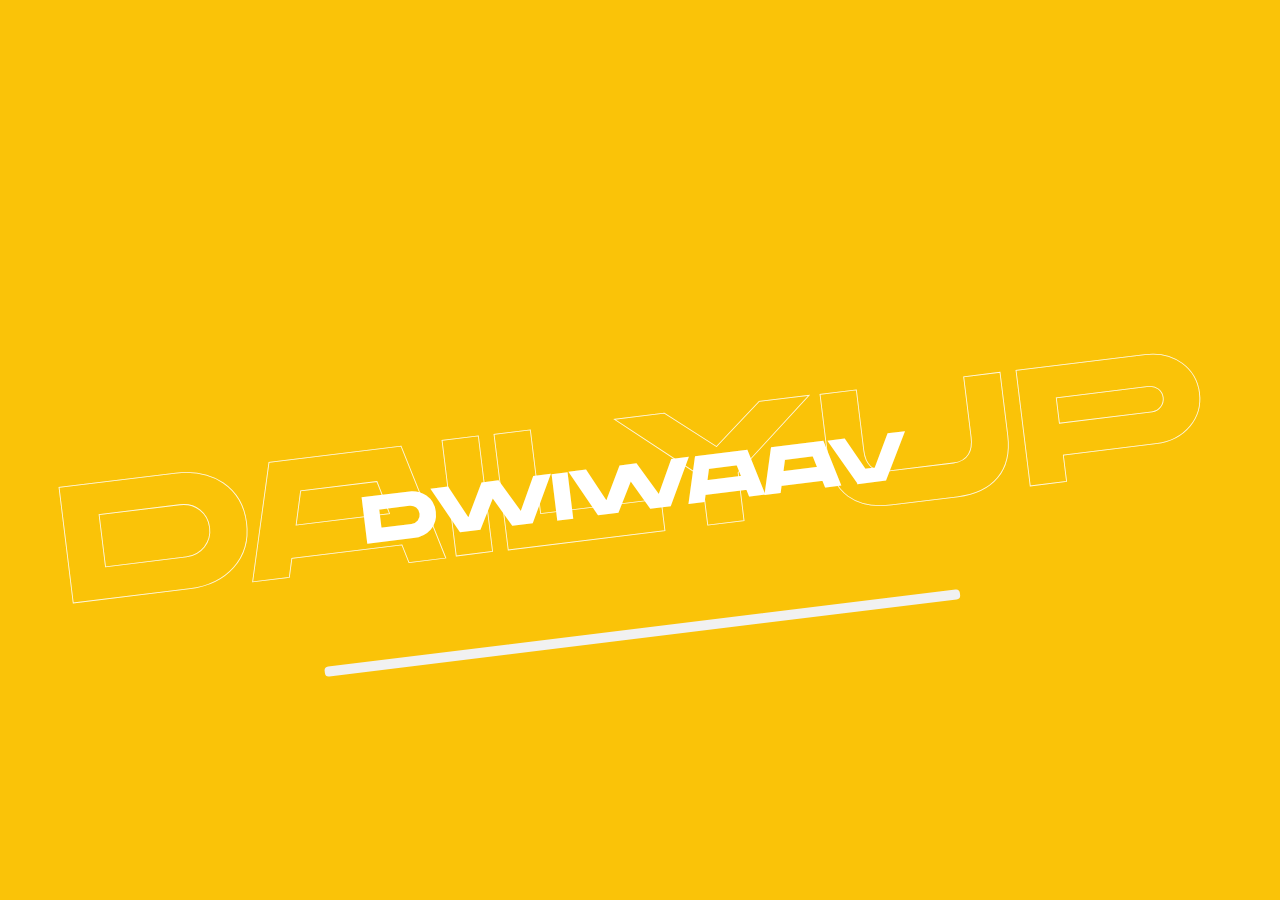
<file: index.html>
<!DOCTYPE html>
<html lang="en">
  <head>
    <meta charset="UTF-8" />
    <meta http-equiv="X-UA-Compatible" content="IE=edge" />
    <meta name="viewport" content="width=device-width, initial-scale=1.0" />
    <title>Plan.ly</title>
    <link rel="stylesheet" href="style.css" />
  </head>
  <body>
    <div id="main">
      <div class="loader">
        <h2 class="zoom">DailyUp</h2>
        <h1 class="scramble">DailyUp</h1>
        <div class="Loading"></div>
      </div>
    </div>
    <script src="https://cdnjs.cloudflare.com/ajax/libs/jquery/3.6.0/jquery.js"></script>
    <script src="https://cdnjs.cloudflare.com/ajax/libs/gsap/3.11.4/gsap.min.js" integrity="sha512-f8mwTB+Bs8a5c46DEm7HQLcJuHMBaH/UFlcgyetMqqkvTcYg4g5VXsYR71b3qC82lZytjNYvBj2pf0VekA9/FQ==" crossorigin="anonymous" referrerpolicy="no-referrer"></script>
    <script src="descrambler.js"></script>
    <script src="script.js"></script>
  </body>
</html>
</file>
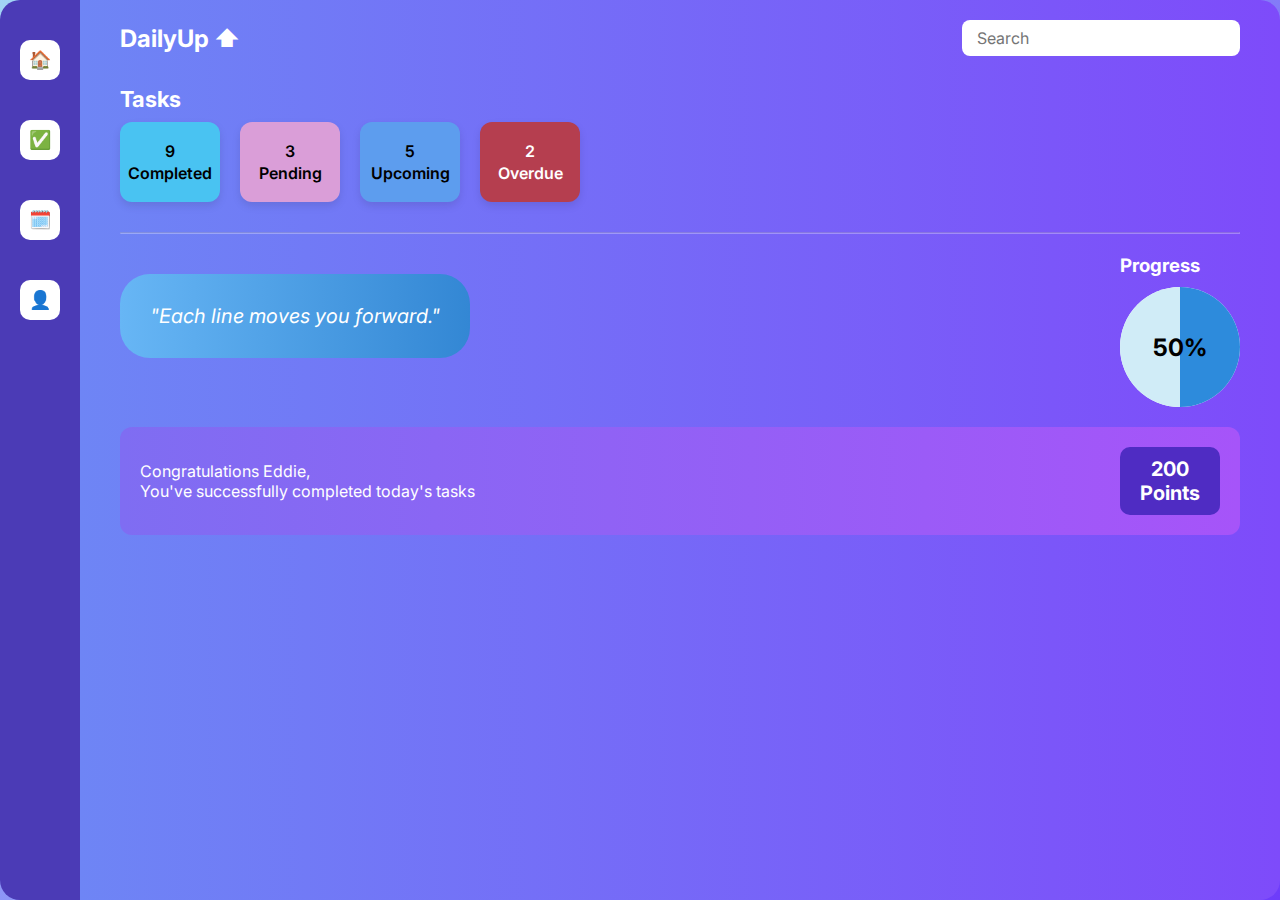
<file: dashboard.html>
<!DOCTYPE html>
<html lang="en">

<head>
  <meta charset="UTF-8" />
  <meta name="viewport" content="width=device-width, initial-scale=1.0" />
  <title>DailyUp Dashboard</title>
  <link href="https://fonts.googleapis.com/css2?family=Inter:wght@400;600;700&display=swap" rel="stylesheet" />
  <style>
    * {
      margin: 0;
      padding: 0;
      box-sizing: border-box;
      font-family: 'Inter', sans-serif;
    }

    body {
      background: linear-gradient(135deg, #a2d4f5, #6e3cfa);
      color: white;
    }

    .container {
      display: flex;
      height: 100vh;
    }

    .sidebar {
      width: 80px;
      background: #4b3bb6;
      padding: 20px 10px;
      display: flex;
      flex-direction: column;
      align-items: center;
      border-top-left-radius: 20px;
      border-bottom-left-radius: 20px;
    }

    .sidebar a {
      margin: 20px 0;
      background: white;
      border-radius: 10px;
      padding: 10px;
      width: 40px;
      height: 40px;
      border: none;
      font-size: 18px;
      text-align: center;
      line-height: 20px;
      text-decoration: none;
      color: black;
      display: flex;
      justify-content: center;
      align-items: center;
    }

    .main {
      flex: 1;
      background: linear-gradient(to right, #6e85f5, #7e4bfa);
      border-top-right-radius: 20px;
      border-bottom-right-radius: 20px;
      padding: 20px 40px;
      display: flex;
      flex-direction: column;
    }

    .header {
      display: flex;
      justify-content: space-between;
      align-items: center;
    }

    .header h1 {
      font-size: 24px;
      font-weight: 700;
    }

    .search {
      padding: 8px 15px;
      border-radius: 8px;
      border: none;
      font-size: 16px;
    }

    .tasks {
      margin-top: 30px;
    }

    .tasks h2 {
      font-size: 22px;
      margin-bottom: 10px;
    }

    .task-boxes {
      display: flex;
      gap: 20px;
      margin-bottom: 30px;
    }

    .task-box {
      background: white;
      color: black;
      padding: 20px;
      border-radius: 12px;
      width: 100px;
      height: 80px;
      text-align: center;
      font-weight: 600;
      box-shadow: 0 4px 8px rgba(0, 0, 0, 0.1);
      display: flex;
      flex-direction: column;
      justify-content: center;
      align-items: center;
      line-height: 1.4;
    }

    .completed {
      background-color: #49c3f2;
    }

    .pending {
      background-color: #da9ed8;
    }

    .upcoming {
      background-color: #5d9dee;
    }

    .overdue {
      background-color: #b53e4f;
      color: white;
    }

    .quote {
      background: linear-gradient(to right, #67b6f5, #3387d4);
      padding: 30px;
      border-radius: 30px;
      font-style: italic;
      font-size: 20px;
      text-align: center;
      margin-bottom: 30px;
    }

    .progress-section {
      display: flex;
      justify-content: space-between;
      align-items: center;
    }

    .progress-circle {
      background: white;
      border-radius: 50%;
      width: 120px;
      height: 120px;
      display: flex;
      justify-content: center;
      align-items: center;
      position: relative;
    }

    .progress-circle::before {
      content: '';
      position: absolute;
      width: 100%;
      height: 100%;
      border-radius: 50%;
      background: conic-gradient(#2d8bdc 0% 50%, #d0ecf7 50% 100%);
    }

    .progress-circle span {
      position: relative;
      font-size: 24px;
      font-weight: 700;
      color: black;
    }

    .reward {
      background: linear-gradient(to right, #7f6df2, #a654f9);
      padding: 20px;
      border-radius: 12px;
      display: flex;
      justify-content: space-between;
      align-items: center;
      color: white;
      margin-top: 20px;
    }

    .reward .points {
      background: #4f2cc3;
      padding: 10px 20px;
      border-radius: 10px;
      font-weight: 700;
      font-size: 20px;
      text-align: center;
    }
  </style>
</head>

<body>
  <div class="container">
    <div class="sidebar">
      <a href="dashboard.html">🏠</a>
      <a href="to-do.html">✅</a>
      <a href="dates.html">🗓️</a>
      <a href="profile.html">👤</a>
    </div>
    <div class="main">
      <div class="header">
        <h1>DailyUp ⬆</h1>
        <input class="search" type="text" placeholder="Search" />
      </div>
      <div class="tasks">
        <h2>Tasks</h2>
        <div class="task-boxes">
          <div class="task-box completed"><div>9</div><div>Completed</div></div>
          <div class="task-box pending"><div>3</div><div>Pending</div></div>
          <div class="task-box upcoming"><div>5</div><div>Upcoming</div></div>
          <div class="task-box overdue"><div>2</div><div>Overdue</div></div>
        </div>
        <hr style="border-color: rgba(255,255,255,0.3); margin-bottom: 20px;" />
        <div class="progress-section">
          <div class="quote">"Each line moves you forward."</div>
          <div>
            <h3 style="margin-bottom: 10px;">Progress</h3>
            <div class="progress-circle">
              <span>50%</span>
            </div>
          </div>
        </div>
        <div class="reward">
          <div>
            <p>Congratulations Eddie,<br />You've successfully completed today's tasks</p>
          </div>
          <div class="points">200<br />Points</div>
        </div>
      </div>
    </div>
  </div>
</body>

</html>
</file>
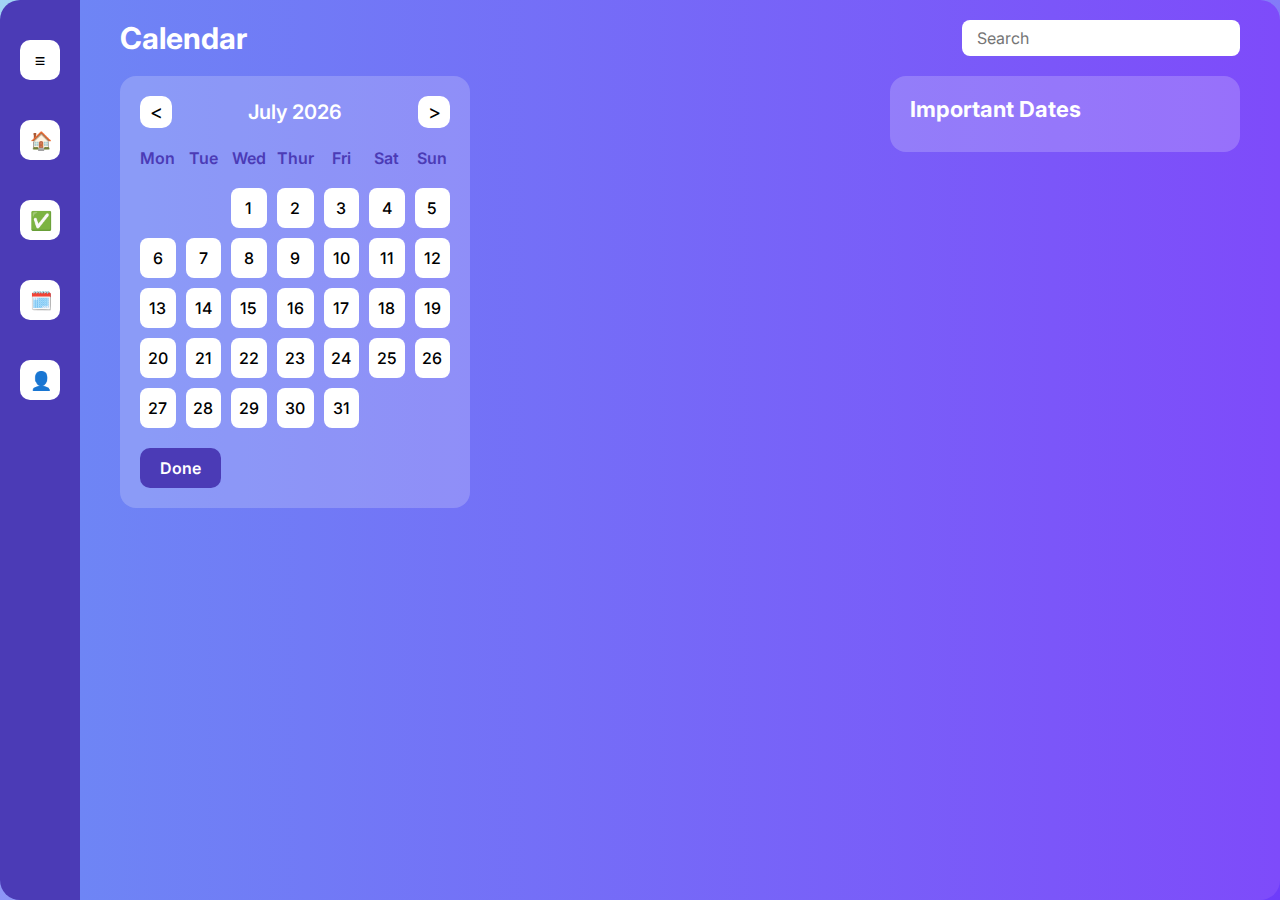
<file: dates.html>
<!DOCTYPE html>
<html lang="en">

<head>
  <meta charset="UTF-8">
  <meta name="viewport" content="width=device-width, initial-scale=1.0">
  <title>DailyUp Calendar</title>
  <link href="https://fonts.googleapis.com/css2?family=Inter:wght@400;600;700&display=swap" rel="stylesheet">
  <style>
    * {
      margin: 0;
      padding: 0;
      box-sizing: border-box;
      font-family: 'Inter', sans-serif;
    }

    body {
      background: linear-gradient(135deg, #a2d4f5, #6e3cfa);
      color: white;
    }

    .container {
      display: flex;
      height: 100vh;
    }

    .sidebar {
      width: 80px;
      background: #4b3bb6;
      padding: 20px 10px;
      display: flex;
      flex-direction: column;
      align-items: center;
      border-top-left-radius: 20px;
      border-bottom-left-radius: 20px;
    }

    .sidebar button {
      margin: 20px 0;
      background: white;
      border-radius: 10px;
      padding: 10px;
      width: 40px;
      height: 40px;
      border: none;
      font-size: 18px;
      cursor: pointer;
    }

    .main {
      flex: 1;
      background: linear-gradient(to right, #6e85f5, #7e4bfa);
      border-top-right-radius: 20px;
      border-bottom-right-radius: 20px;
      padding: 20px 40px;
    }

    .header {
      display: flex;
      justify-content: space-between;
      align-items: center;
      margin-bottom: 20px;
    }

    .header h1 {
      font-size: 30px;
      font-weight: 700;
    }

    .search {
      padding: 8px 15px;
      border-radius: 8px;
      border: none;
      font-size: 16px;
    }

    .calendar-section {
      display: flex;
      justify-content: space-between;
      align-items: flex-start;
      gap: 40px;
    }

    .calendar-box, .dates-box {
      background: rgba(255, 255, 255, 0.2);
      border-radius: 16px;
      padding: 20px;
      width: 350px;
      color: white;
    }

    .calendar-box h2, .dates-box h2 {
      font-size: 22px;
      margin-bottom: 10px;
    }

    .calendar-header {
      display: flex;
      justify-content: space-between;
      align-items: center;
      font-size: 20px;
      font-weight: 600;
      margin-bottom: 10px;
    }

    .calendar-header button {
      background: white;
      border: none;
      border-radius: 10px;
      width: 32px;
      height: 32px;
      font-size: 20px;
      color: black;
      cursor: pointer;
    }

    .calendar-grid {
      display: grid;
      grid-template-columns: repeat(7, 1fr);
      gap: 10px;
      text-align: center;
      margin-top: 10px;
      color: black;
    }

    .calendar-grid div {
      padding: 10px 0;
    }

    .calendar-grid .day {
      color: #4b3bb6;
      font-weight: 600;
    }

    .calendar-grid .date {
      background: white;
      border-radius: 8px;
      color: black;
      font-weight: 500;
      cursor: pointer;
      transition: background 0.3s ease;
    }

    .calendar-grid .date:hover,
    .calendar-grid .date.hovered {
      background: rgba(128, 0, 255, 0.3);
    }

    .calendar-grid .date.selected {
      border: 2px solid #4b3bb6;
      background: #e5edff;
    }

    .done-button {
      margin-top: 20px;
      background: #4b3bb6;
      color: white;
      border: none;
      padding: 10px 20px;
      font-size: 16px;
      font-weight: 600;
      border-radius: 10px;
      cursor: pointer;
    }

    .important-dates-list {
      margin-top: 10px;
      font-size: 16px;
      color: white;
    }
  </style>
</head>

<body>
  <div class="container">
    <div class="sidebar">
      <button id="menu-btn">≡</button>
      <button id="home-btn">🏠</button>
      <button id="todos-btn">✅</button>
      <button id="calendar-btn">🗓️</button>
      <button id="profile-btn">👤</button>
    </div>
    <div class="main">
      <div class="header">
        <h1>Calendar</h1>
        <input class="search" type="text" placeholder="Search">
      </div>
      <div class="calendar-section">
        <div class="calendar-box">
          <div class="calendar-header">
            <button id="prevMonthBtn">&lt;</button>
            <span id="monthYearDisplay"></span>
            <button id="nextMonthBtn">&gt;</button>
          </div>
          <div class="calendar-grid" id="calendarDays">
            <!-- Days and dates will be generated here -->
          </div>
          <button class="done-button">Done</button>
        </div>
        <div class="dates-box">
          <h2>Important Dates</h2>
          <div class="important-dates-list" id="importantDates"></div>
        </div>
      </div>
    </div>
  </div>

  <script>
    const calendarDays = document.getElementById('calendarDays');
    const monthYearDisplay = document.getElementById('monthYearDisplay');
    const importantDatesList = document.getElementById('importantDates');
    const selectedDates = new Set();

    let currentDate = new Date();

    const renderCalendar = () => {
      const year = currentDate.getFullYear();
      const month = currentDate.getMonth();

      const monthNames = ["January", "February", "March", "April", "May", "June", "July", "August", "September", "October", "November", "December"];
      monthYearDisplay.textContent = `${monthNames[month]} ${year}`;

      const firstDay = new Date(year, month, 1);
      const lastDate = new Date(year, month + 1, 0).getDate();
      const startDay = (firstDay.getDay() + 6) % 7; // Adjust so Monday is first

      calendarDays.innerHTML = '';
      const days = ["Mon", "Tue", "Wed", "Thur", "Fri", "Sat", "Sun"];
      days.forEach(day => {
        const div = document.createElement('div');
        div.classList.add('day');
        div.textContent = day;
        calendarDays.appendChild(div);
      });

      for (let i = 0; i < startDay; i++) {
        const empty = document.createElement('div');
        calendarDays.appendChild(empty);
      }

      for (let i = 1; i <= lastDate; i++) {
        const dateDiv = document.createElement('div');
        dateDiv.classList.add('date');
        dateDiv.textContent = i;

        const fullDate = `${monthNames[month]} ${year} - ${i}`;

        if (selectedDates.has(fullDate)) {
          dateDiv.classList.add('selected');
        }

        dateDiv.addEventListener('mouseenter', () => {
          dateDiv.classList.add('hovered');
        });
        dateDiv.addEventListener('mouseleave', () => {
          dateDiv.classList.remove('hovered');
        });
        dateDiv.addEventListener('click', () => {
          if (selectedDates.has(fullDate)) {
            selectedDates.delete(fullDate);
            dateDiv.classList.remove('selected');
            [...importantDatesList.children].forEach(child => {
              if (child.textContent === fullDate) child.remove();
            });
          } else {
            selectedDates.add(fullDate);
            dateDiv.classList.add('selected');
            const entry = document.createElement('div');
            entry.textContent = fullDate;
            importantDatesList.appendChild(entry);
          }
        });

        calendarDays.appendChild(dateDiv);
      }
    }

    document.getElementById('prevMonthBtn').addEventListener('click', () => {
      currentDate.setMonth(currentDate.getMonth() - 1);
      renderCalendar();
    });

    document.getElementById('nextMonthBtn').addEventListener('click', () => {
      currentDate.setMonth(currentDate.getMonth() + 1);
      renderCalendar();
    });

    renderCalendar();
  </script>
</body>

</html>
</file>
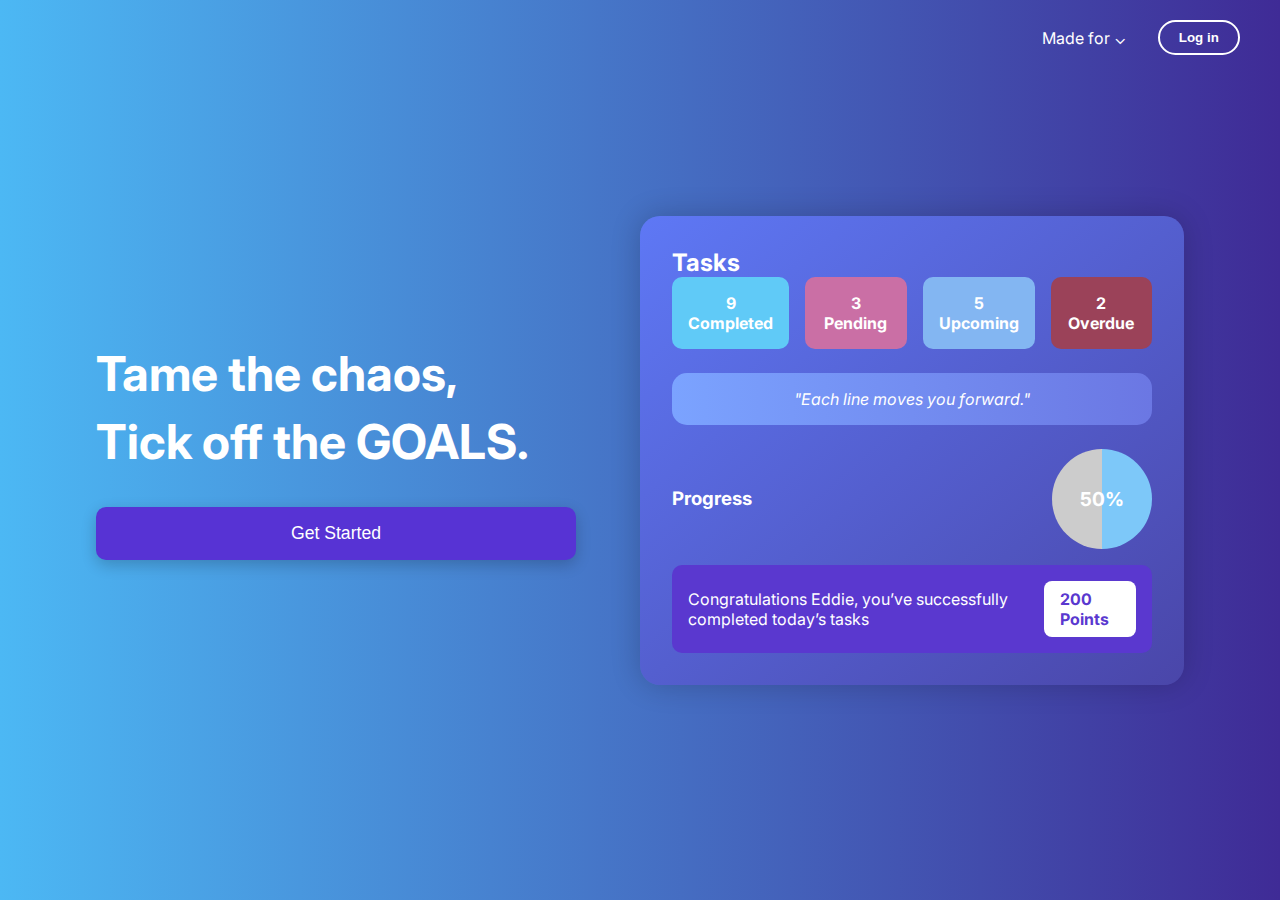
<file: homepage.html>
<!DOCTYPE html>
<html lang="en">

<head>
  <meta charset="UTF-8">
  <meta name="viewport" content="width=device-width, initial-scale=1.0">
  <title>DailyUp</title>
  <link href="https://fonts.googleapis.com/css2?family=Inter:wght@400;700&display=swap" rel="stylesheet">
  <style>
    * {
      box-sizing: border-box;
      margin: 0;
      padding: 0;
    }

    body {
      font-family: 'Inter', sans-serif;
      background: linear-gradient(90deg, #4CB8F4 0%, #3F2B96 100%);
      color: white;
      min-height: 100vh;
      display: flex;
      align-items: center;
      justify-content: center;
    }

    .container {
      width: 90%;
      max-width: 1200px;
      display: flex;
      gap: 4rem;
      padding: 2rem;
    }

    .left {
      flex: 1;
      display: flex;
      flex-direction: column;
      justify-content: center;
    }

    .left h1 {
      font-size: 3rem;
      line-height: 1.4;
      margin-bottom: 2rem;
    }

    .left button {
      padding: 1rem 2rem;
      font-size: 1.1rem;
      background: #5733d4;
      border: none;
      color: white;
      border-radius: 10px;
      box-shadow: 0 5px 15px rgba(0, 0, 0, 0.2);
      cursor: pointer;
      transition: background 0.3s;
    }

    .left button:hover {
      background: #3d23a4;
    }

    .right {
      flex: 1;
      background: linear-gradient(to bottom right, #5e78f5, #4a46a9);
      padding: 2rem;
      border-radius: 20px;
      box-shadow: 0 0 30px rgba(0, 0, 0, 0.2);
    }

    .tasks {
      display: flex;
      gap: 1rem;
      margin-bottom: 1.5rem;
    }

    .task-box {
      flex: 1;
      padding: 1rem;
      border-radius: 10px;
      text-align: center;
      font-weight: bold;
    }

    .completed { background-color: #60caf7; }
    .pending { background-color: #ca6fa5; }
    .upcoming { background-color: #83b6f2; }
    .overdue { background-color: #9b4259; }

    .quote {
      background: linear-gradient(to right, #7ba3ff, #6b77e3);
      padding: 1rem;
      border-radius: 15px;
      text-align: center;
      font-style: italic;
      margin-bottom: 1.5rem;
    }

    .progress-section {
      display: flex;
      align-items: center;
      justify-content: space-between;
    }

    .progress-circle {
      width: 100px;
      height: 100px;
      background: conic-gradient(#7dc8f9 0% 50%, #ccc 50% 100%);
      border-radius: 50%;
      display: flex;
      align-items: center;
      justify-content: center;
      font-size: 1.2rem;
      font-weight: bold;
    }

    .reward {
      background: #5a38cf;
      padding: 1rem;
      border-radius: 10px;
      margin-top: 1rem;
      display: flex;
      justify-content: space-between;
      align-items: center;
    }

    .reward span:last-child {
      background: white;
      color: #5a38cf;
      font-weight: bold;
      padding: 0.5rem 1rem;
      border-radius: 8px;
    }

    .topbar {
      position: absolute;
      top: 20px;
      right: 40px;
      display: flex;
      align-items: center;
      gap: 2rem;
    }

    .topbar button {
      background: transparent;
      border: 2px solid white;
      padding: 0.5rem 1.2rem;
      border-radius: 999px;
      color: white;
      font-weight: bold;
      cursor: pointer;
    }
  </style>
</head>

<body>
  <div class="topbar">
    <span>Made for ⌄</span>
    <button id="loginBtn">Log in</button>
  </div>
  <div class="container">
    <div class="left">
      <h1>Tame the chaos,<br>Tick off the GOALS.</h1>
      <button id="getStartedBtn">Get Started</button>
    </div>
    <div class="right">
      <h2>Tasks</h2>
      <div class="tasks">
        <div class="task-box completed">9<br>Completed</div>
        <div class="task-box pending">3<br>Pending</div>
        <div class="task-box upcoming">5<br>Upcoming</div>
        <div class="task-box overdue">2<br>Overdue</div>
      </div>
      <div class="quote">"Each line moves you forward."</div>
      <div class="progress-section">
        <div><h3>Progress</h3></div>
        <div class="progress-circle">50%</div>
      </div>
      <div class="reward">
        <span>Congratulations Eddie, you’ve successfully completed today’s tasks</span>
        <span>200 Points</span>
      </div>
    </div>
  </div>

  <!-- Redirect Script -->
  <script>
    document.addEventListener("DOMContentLoaded", () => {
      const loginBtn = document.getElementById("loginBtn");
      const getStartedBtn = document.getElementById("getStartedBtn");

      if (loginBtn) {
        loginBtn.addEventListener("click", () => {
          window.location.href = "login.html";
        });
      }

      if (getStartedBtn) {
        getStartedBtn.addEventListener("click", () => {
          window.location.href = "login.html";
        });
      }
    });
  </script>
</body>

</html>
</file>
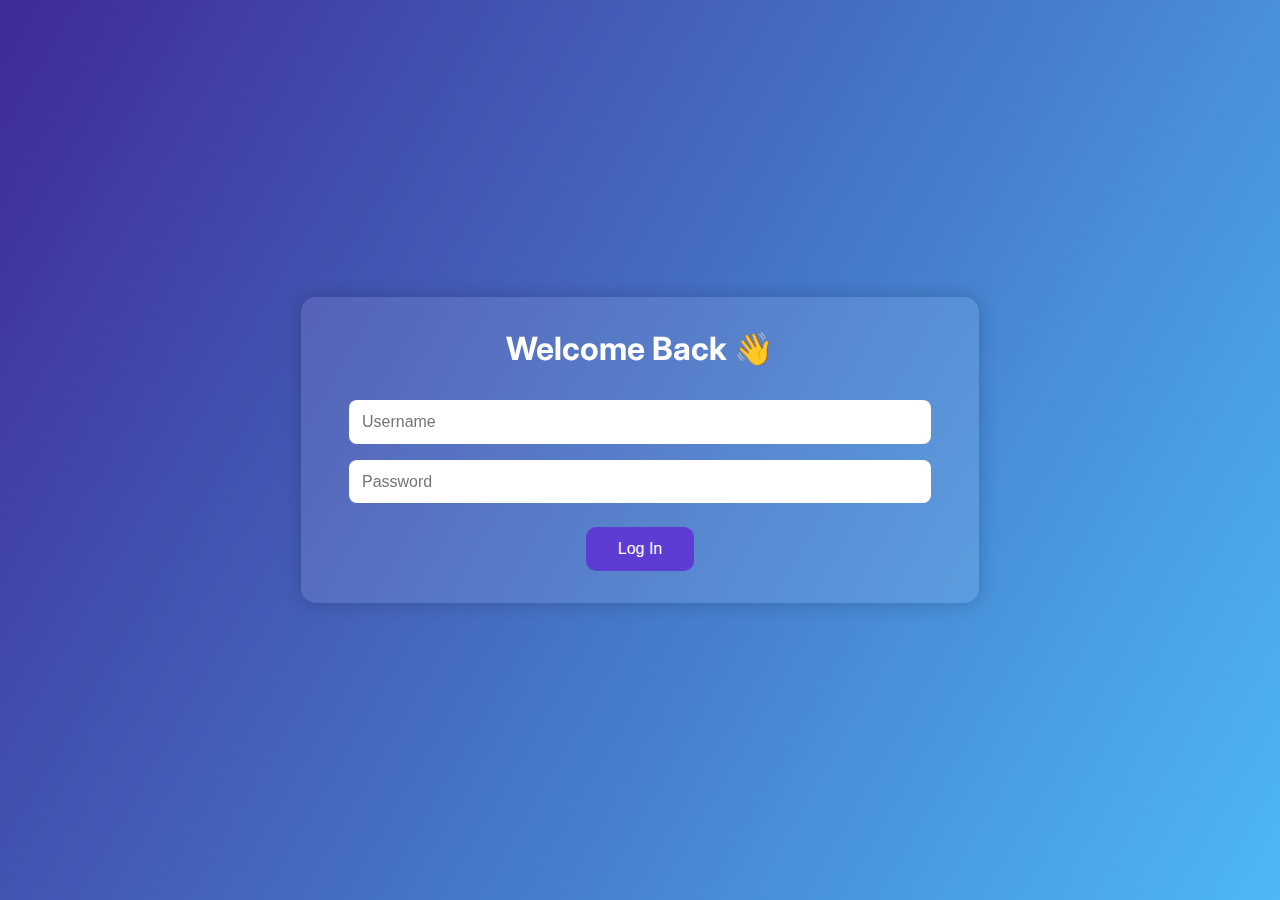
<file: login.html>
<!DOCTYPE html>
<html lang="en">

<head>
  <meta charset="UTF-8" />
  <meta name="viewport" content="width=device-width, initial-scale=1.0"/>
  <title>Login | DailyUp</title>
  <link href="https://fonts.googleapis.com/css2?family=Inter:wght@400;700&display=swap" rel="stylesheet" />
  <style>
    * {
      box-sizing: border-box;
      margin: 0;
      padding: 0;
    }

    body {
      font-family: 'Inter', sans-serif;
      background: linear-gradient(120deg, #3f2b96, #4cb8f4);
      display: flex;
      justify-content: center;
      align-items: center;
      height: 100vh;
      color: white;
    }

    .login-box {
      background: rgba(255, 255, 255, 0.1);
      padding: 2rem 3rem;
      border-radius: 15px;
      box-shadow: 0 0 20px rgba(0, 0, 0, 0.2);
      backdrop-filter: blur(10px);
      text-align: center;
    }

    .login-box h1 {
      margin-bottom: 1.5rem;
      font-size: 2rem;
    }

    .login-box input {
      width: 100%;
      padding: 0.8rem;
      margin: 0.5rem 0;
      border: none;
      border-radius: 8px;
      font-size: 1rem;
    }

    .login-box button {
      margin-top: 1rem;
      padding: 0.8rem 2rem;
      font-size: 1rem;
      background: #5e3cd4;
      border: none;
      border-radius: 10px;
      color: white;
      cursor: pointer;
      transition: background 0.3s;
    }

    .login-box button:hover {
      background: #3d23a4;
    }
  </style>
</head>

<body>
  <div class="login-box">
    <h1>Welcome Back 👋</h1>
    <input type="text" placeholder="Username" />
    <input type="password" placeholder="Password" />
    <button id="loginBtn">Log In</button>
  </div>

  <script>
    document.getElementById("loginBtn").addEventListener("click", () => {
      // You can add validation here if needed
      window.location.href = "dashboard.html";
    });
  </script>
</body>

</html>
</file>
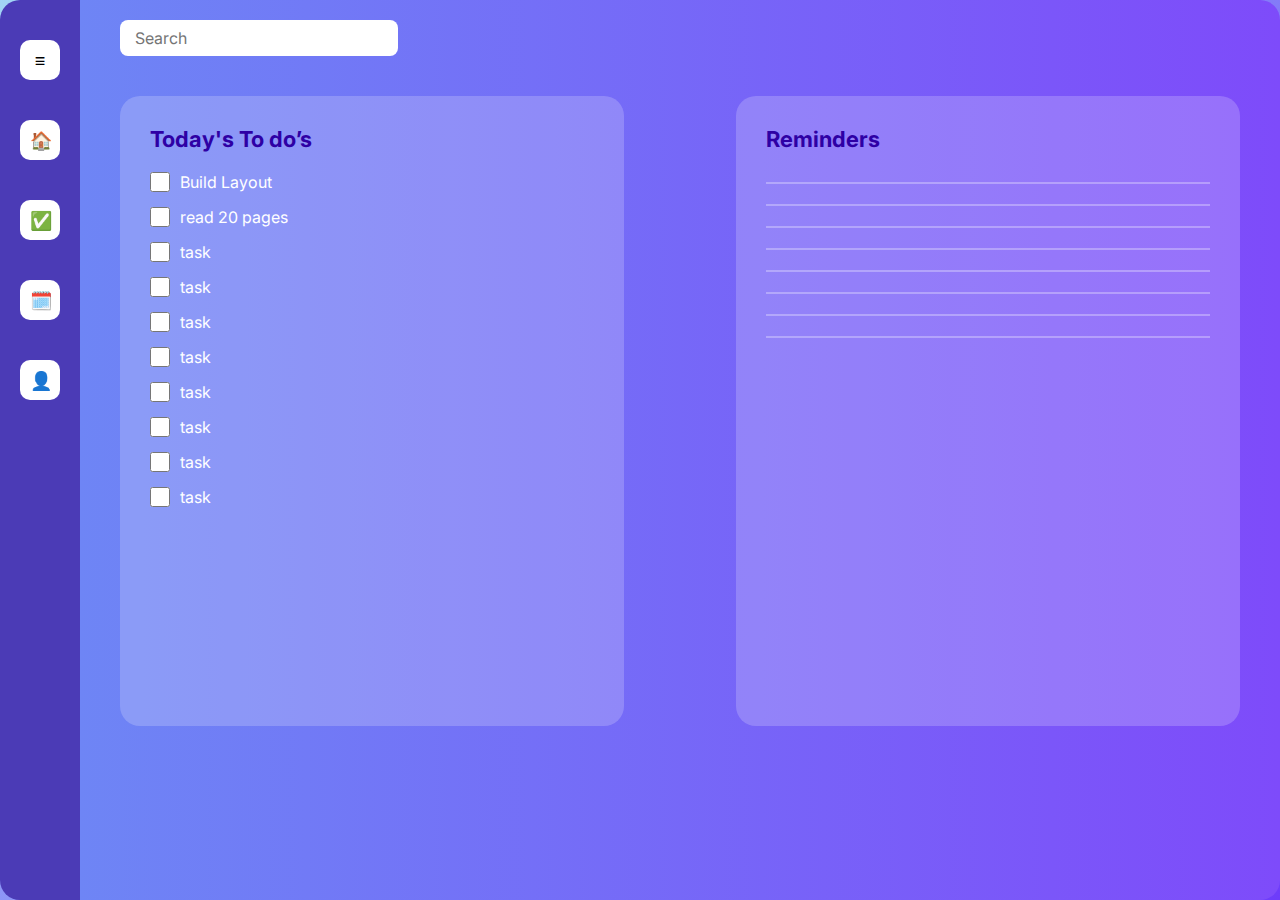
<file: to-do.html>
<!DOCTYPE html>
<html lang="en">

<head>
  <meta charset="UTF-8">
  <meta name="viewport" content="width=device-width, initial-scale=1.0">
  <title>To Do's Page</title>
  <link href="https://fonts.googleapis.com/css2?family=Inter:wght@400;600;700&display=swap" rel="stylesheet">
  <style>
    * {
      margin: 0;
      padding: 0;
      box-sizing: border-box;
      font-family: 'Inter', sans-serif;
    }

    body {
      background: linear-gradient(135deg, #a2d4f5, #6e3cfa);
      color: white;
    }

    .container {
      display: flex;
      height: 100vh;
    }

    .sidebar {
      width: 80px;
      background: #4b3bb6;
      padding: 20px 10px;
      display: flex;
      flex-direction: column;
      align-items: center;
      border-top-left-radius: 20px;
      border-bottom-left-radius: 20px;
    }

    .sidebar button {
      margin: 20px 0;
      background: white;
      border-radius: 10px;
      padding: 10px;
      width: 40px;
      height: 40px;
      border: none;
      font-size: 18px;
      cursor: pointer;
    }

    .main {
      flex: 1;
      background: linear-gradient(to right, #6e85f5, #7e4bfa);
      border-top-right-radius: 20px;
      border-bottom-right-radius: 20px;
      padding: 20px 40px;
      display: flex;
      flex-direction: column;
    }

    .header {
      display: flex;
      justify-content: space-between;
      align-items: center;
    }

    .search {
      padding: 8px 15px;
      border-radius: 8px;
      border: none;
      font-size: 16px;
    }

    .todo-section {
      display: flex;
      justify-content: space-between;
      margin-top: 40px;
      gap: 40px;
    }

    .todo-list, .reminders {
      background: rgba(255, 255, 255, 0.2);
      border-radius: 20px;
      padding: 30px;
      width: 45%;
      height: 70vh;
    }

    .todo-list h2, .reminders h2 {
      font-size: 22px;
      margin-bottom: 20px;
      color: #2e00a5;
    }

    .task-item {
      display: flex;
      align-items: center;
      margin-bottom: 15px;
    }

    .task-item input[type="checkbox"] {
      width: 20px;
      height: 20px;
      margin-right: 10px;
    }

    .reminders {
      display: flex;
      flex-direction: column;
      justify-content: flex-start;
    }

    .reminder-line {
      width: 100%;
      height: 2px;
      background: rgba(255, 255, 255, 0.3);
      margin: 10px 0;
    }
  </style>
</head>

<body>
  <div class="container">
    <div class="sidebar">
      <button id="menu-btn">≡</button>
      <button id="home-btn">🏠</button>
      <button id="todos-btn">✅</button>
      <button id="calendar-btn">🗓️</button>
      <button id="profile-btn">👤</button>
    </div>
    <div class="main">
      <div class="header">
        <input class="search" type="text" placeholder="Search">
      </div>

      <div class="todo-section">
        <div class="todo-list">
          <h2>Today's To do’s</h2>
          <div class="task-item"><input type="checkbox"> <span>Build Layout</span></div>
          <div class="task-item"><input type="checkbox"> <span>read 20 pages</span></div>
          <div class="task-item"><input type="checkbox"> <span>task</span></div>
          <div class="task-item"><input type="checkbox"> <span>task</span></div>
          <div class="task-item"><input type="checkbox"> <span>task</span></div>
          <div class="task-item"><input type="checkbox"> <span>task</span></div>
          <div class="task-item"><input type="checkbox"> <span>task</span></div>
          <div class="task-item"><input type="checkbox"> <span>task</span></div>
          <div class="task-item"><input type="checkbox"> <span>task</span></div>
          <div class="task-item"><input type="checkbox"> <span>task</span></div>
        </div>

        <div class="reminders">
          <h2>Reminders</h2>
          <div class="reminder-line"></div>
          <div class="reminder-line"></div>
          <div class="reminder-line"></div>
          <div class="reminder-line"></div>
          <div class="reminder-line"></div>
          <div class="reminder-line"></div>
          <div class="reminder-line"></div>
          <div class="reminder-line"></div>
        </div>
      </div>
    </div>
  </div>
</body>

</html>
</file>
<file: style.css>
@font-face {
    font-family: Chana;
    src: url(/Fonts/CHANEY-UltraExtended.otf);
  }

*{
    margin: 0;
    padding: 0;
    box-sizing: border-box;
}

html, body{
    width: 100%;
    height: 100%;
}

#main{
    width: 100%;
    min-height: 100vh;
}

.loader {
  position: absolute;
  width: 100%;
  height: 100vh;
  background-color: rgb(250,195,8);
  animation: pulse 3s;
  z-index: 9;
}

.zoom {
  position: absolute;
  top: 45%;
  left: 50%;
  font-size: 13vw;
  -webkit-text-stroke-width: 0.09vh;
  -webkit-text-fill-color: transparent;
  -webkit-text-stroke-color: #fff;
  outline: none;
  transform: rotate(-7deg) translate(-50%, -50%);
  opacity: 0.89;
  font-family: Chana ;
  /* font-family: Chana; */
  font-weight: 200;
}

.loader h1 {
  position: absolute;
  top: 50%;
  left: 50%;
  transform: rotate(-7deg) translate(-50%, -50%);
  /* outline: 1px solid #fff; */
  font-family: Chana;
  font-size: 5vw;
  padding: 2vw;
  /* transform: rotate(-5deg) ; */
  color: #fff;
}

.Loading {
  bottom: -65%;
  left: 50%;
  transform: rotate(-7deg) translate(-50%, 0%);
  position: relative;
  display: inline-block;
  width: 50%;
  height: 10px;
  background: #f1f1f1;
  /* box-shadow: inset 0 0 5px rgba(0, 0, 0, .2); */
  border-radius: 4px;
  overflow: hidden;
}

.Loading:after {
    content: "";
    position: absolute;
    bottom: 10%;
    /* width: 100%; */
    height: 100%;
    border-radius: 4px;
    /* box-shadow: 0 0 5px rgba(0, 0, 0, .2); */
    animation: load 3s;
  }
  

@keyframes load {
  0% {
    width: 0;
    background: #a28089;
  }

  25% {
    width: 25%;
    background: #a0d2eb;
  }

  50% {
    width: 50%;
    background: #d0bdf4;

    /* background: #ffa8b6; */
  }

  75% {
    width: 75%;
    background: #d2d2d2;
    /* background: rgb(250, 195, 8); */
  }

  100% {
    width: 100%;
    /* background: #d0bdf4; */
    /* background: #ffa8b6; */

    background: rgb(250,195,8);
  }
}

@keyframes pulse {
  0% {
    background: #a28089;
  }

  25% {
    background: #a0d2eb;
  }

  50% {
    background: #d0bdf4;
    /* background: #ffa8b6; */
  }

  75% {
    /* background: #c2c2c2; */
    /* background: #d0bdf4; */
    background: #d2d2d2;
    /* background: rgb(250, 195, 8); */
  }

  100% {
    /* background: #ffa8b6; */
    /* background: #c2c2c2; */
    background: rgb(250, 195, 8);
  }
}
</file>
